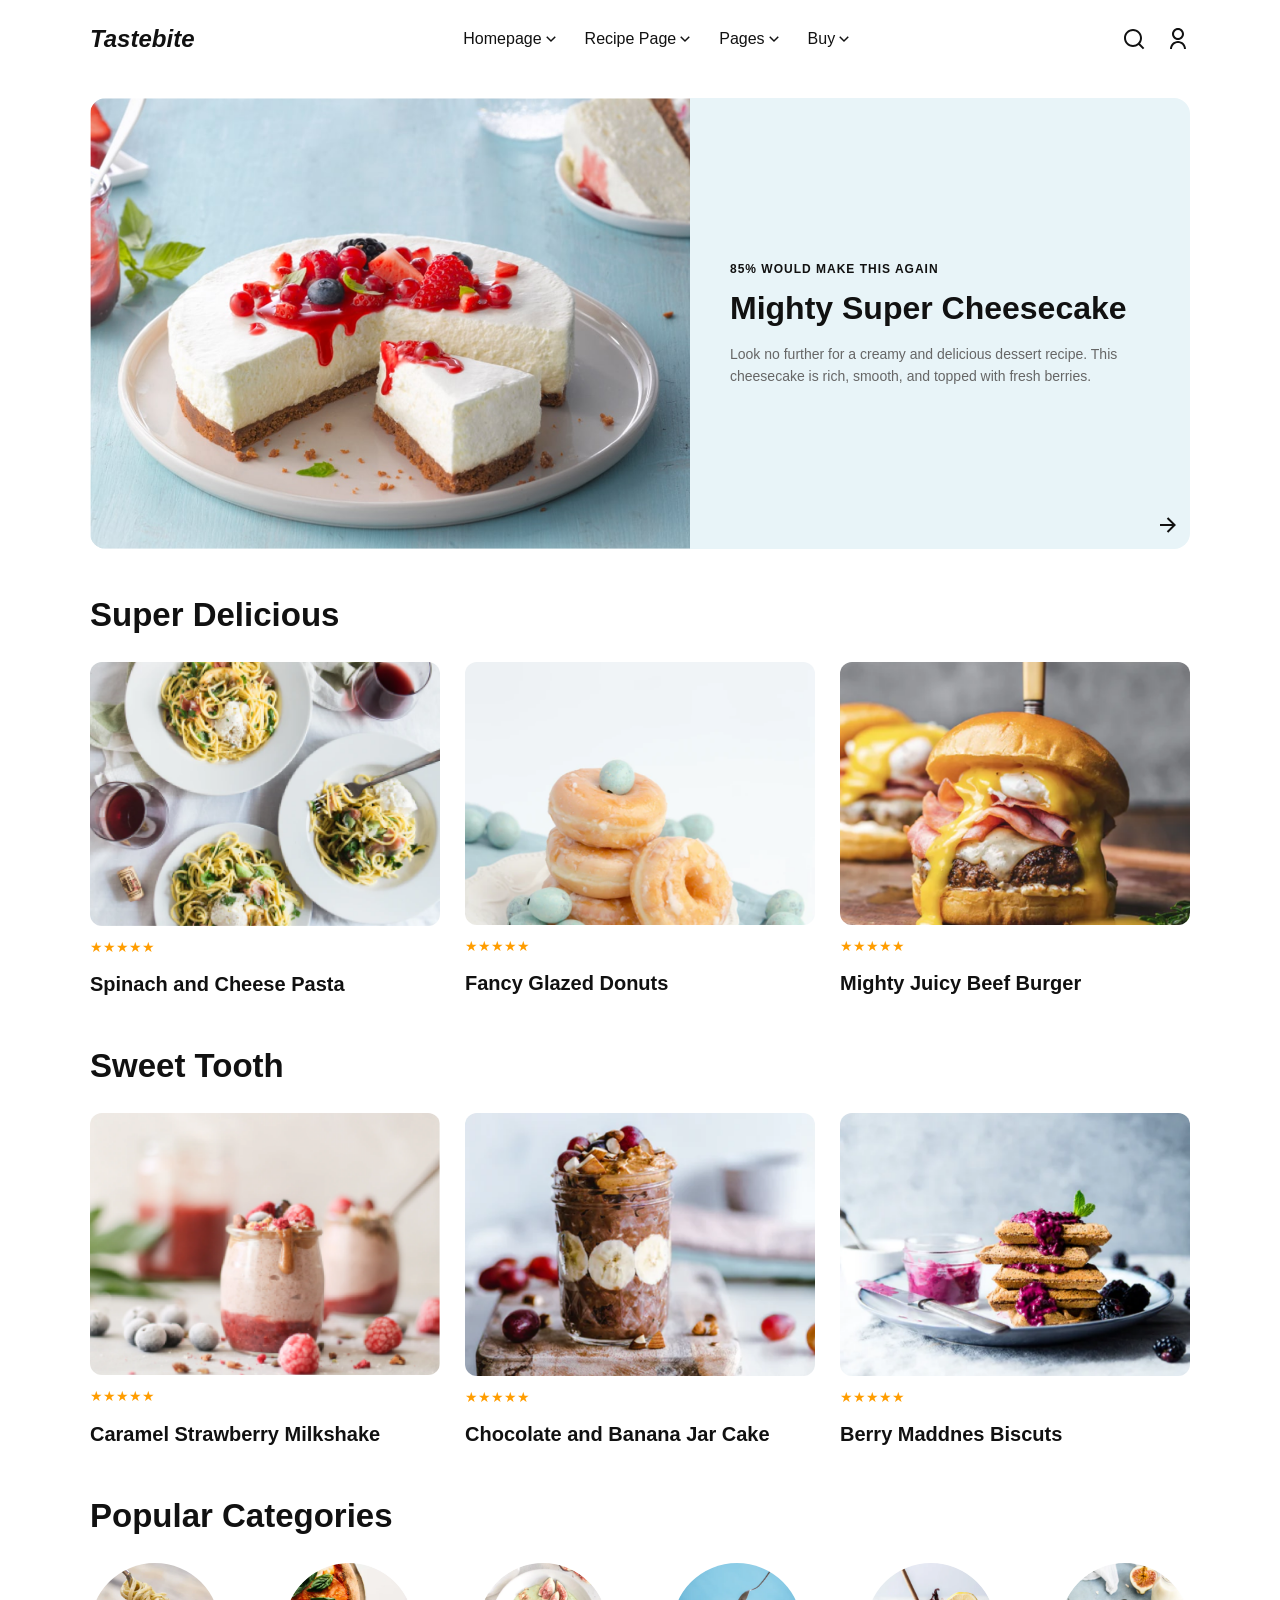
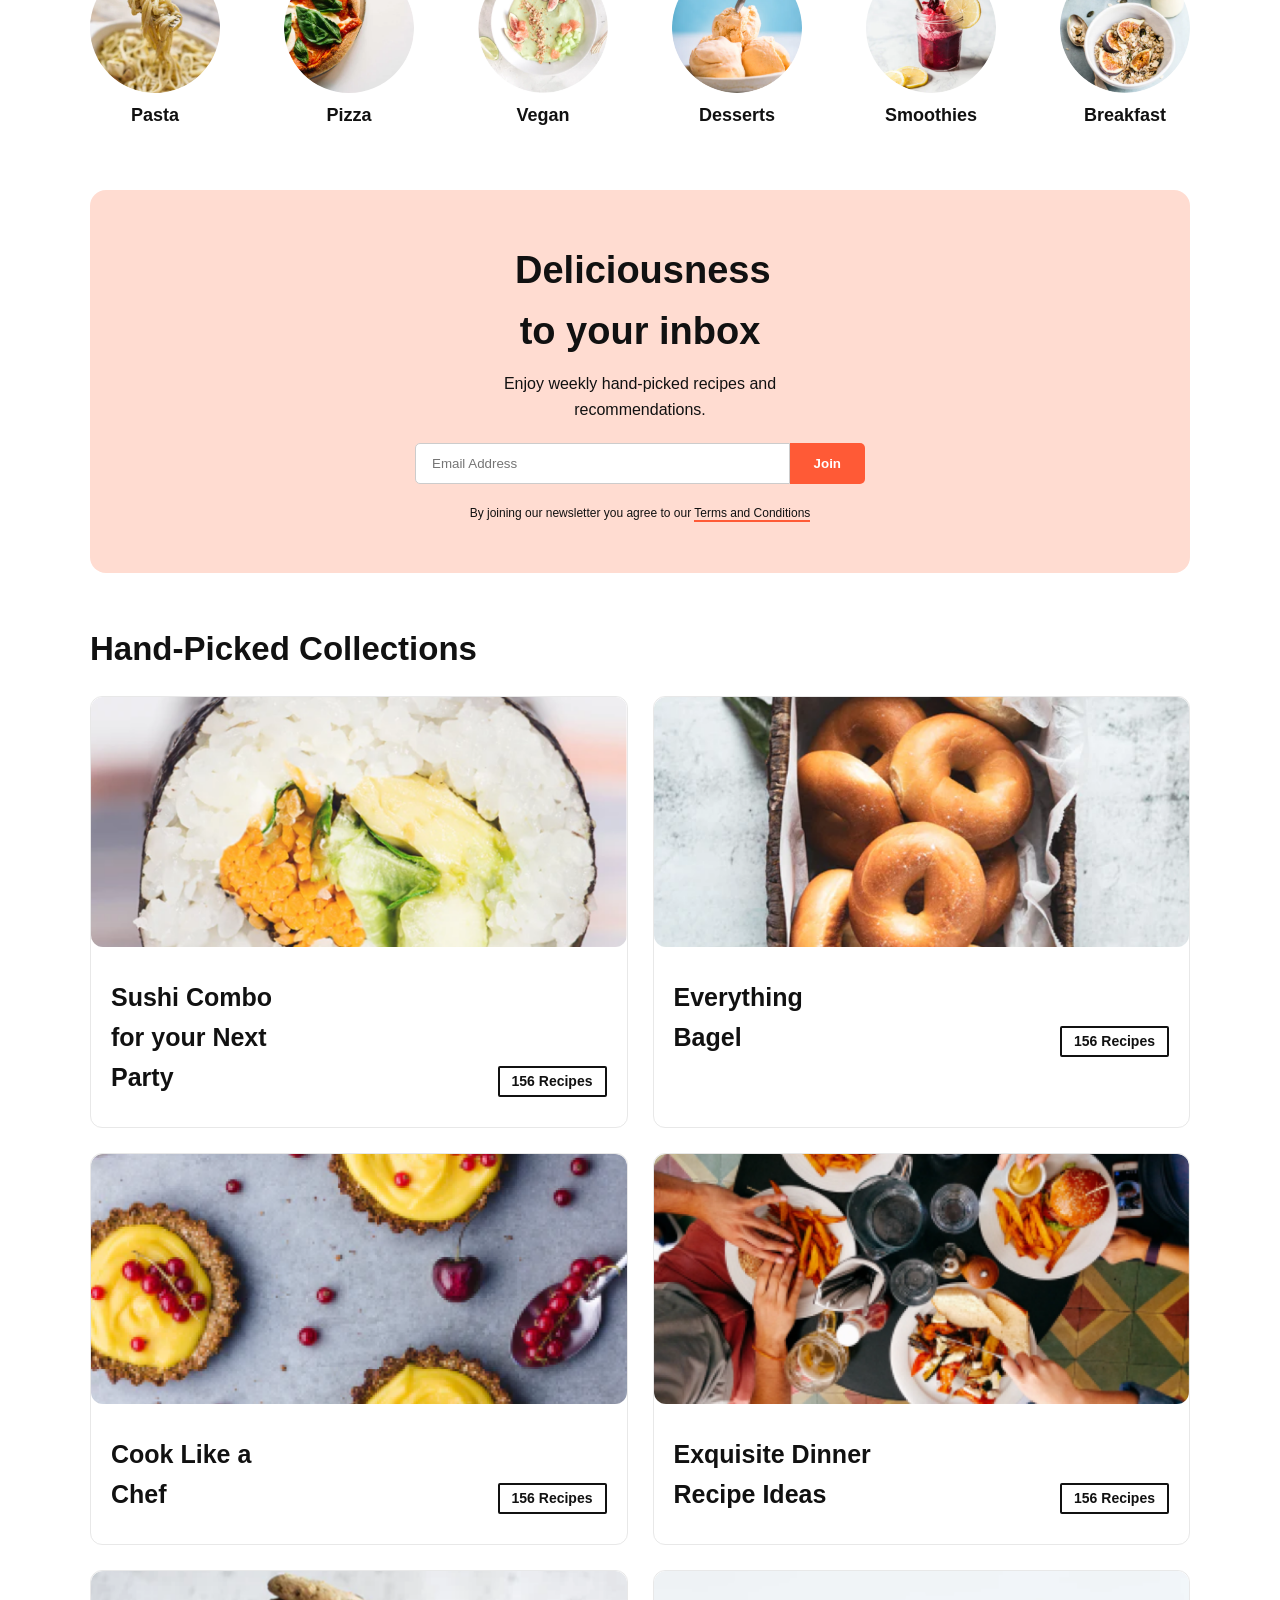
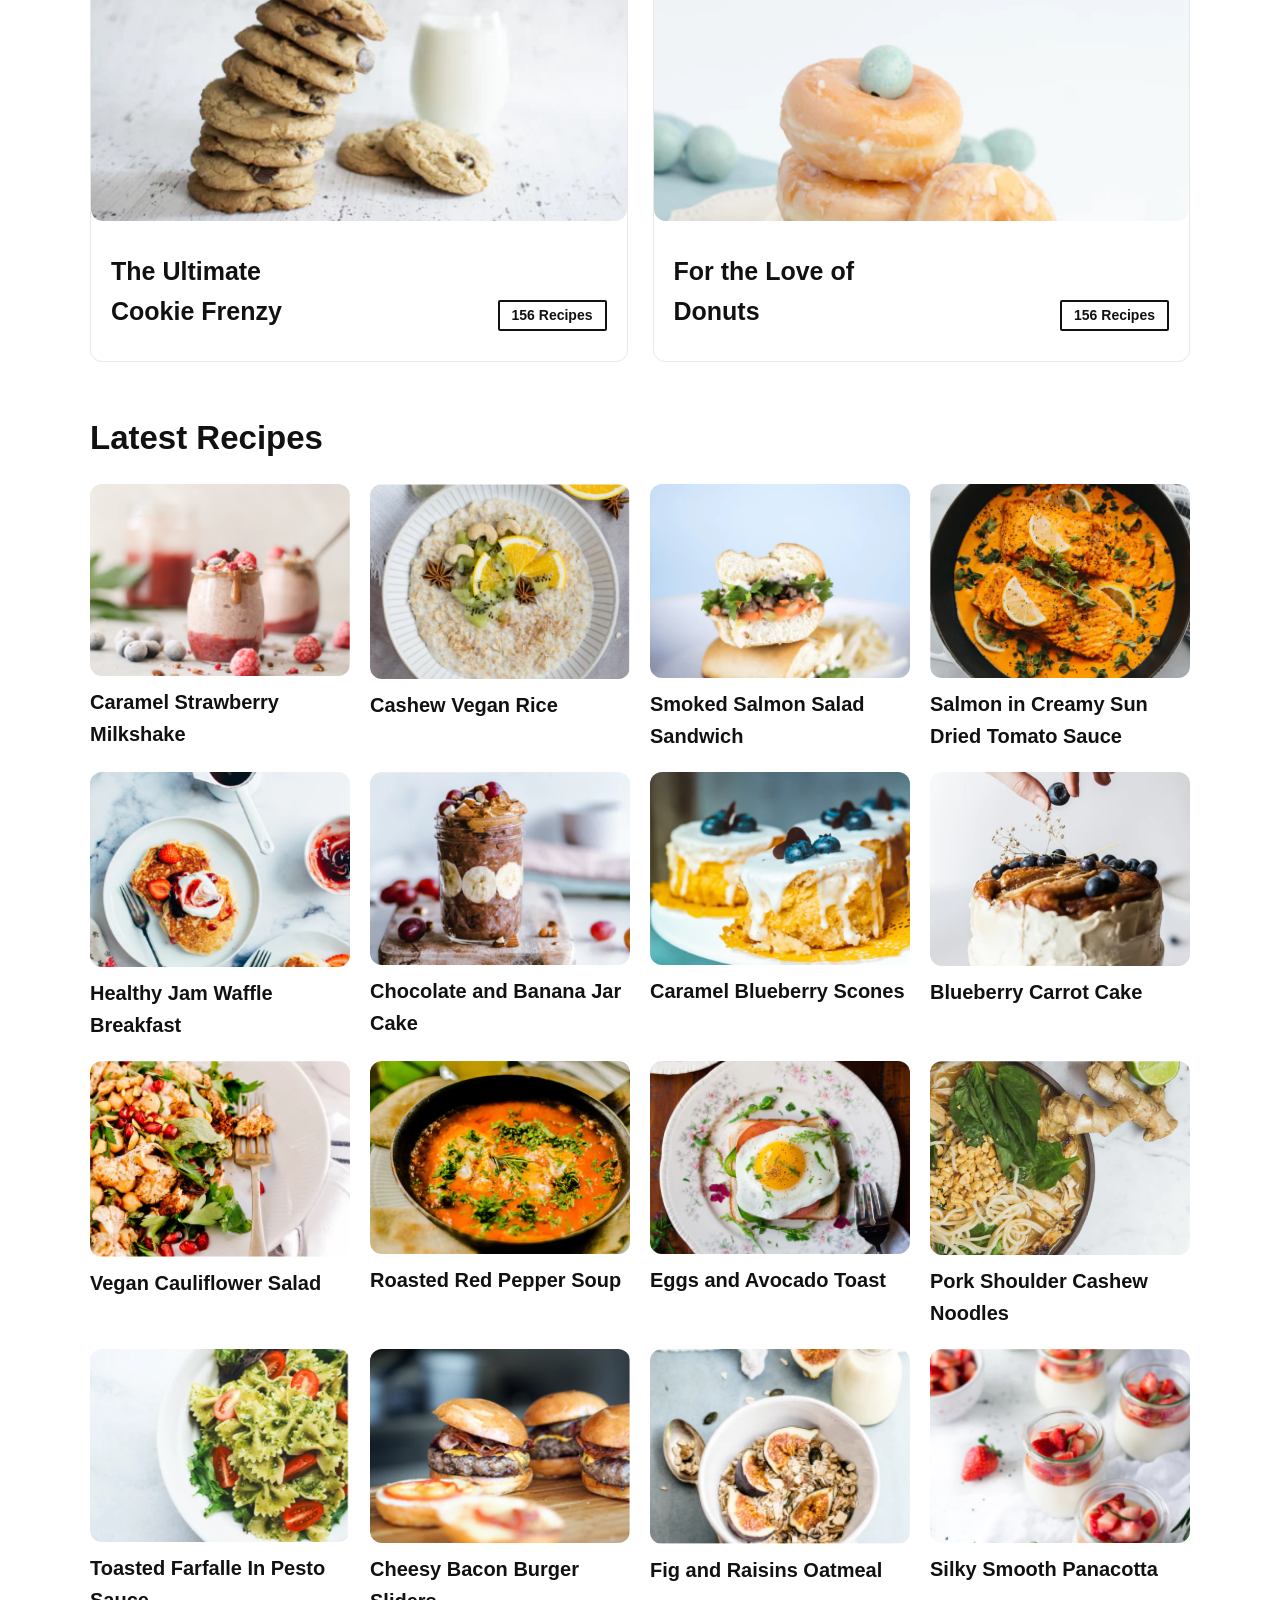
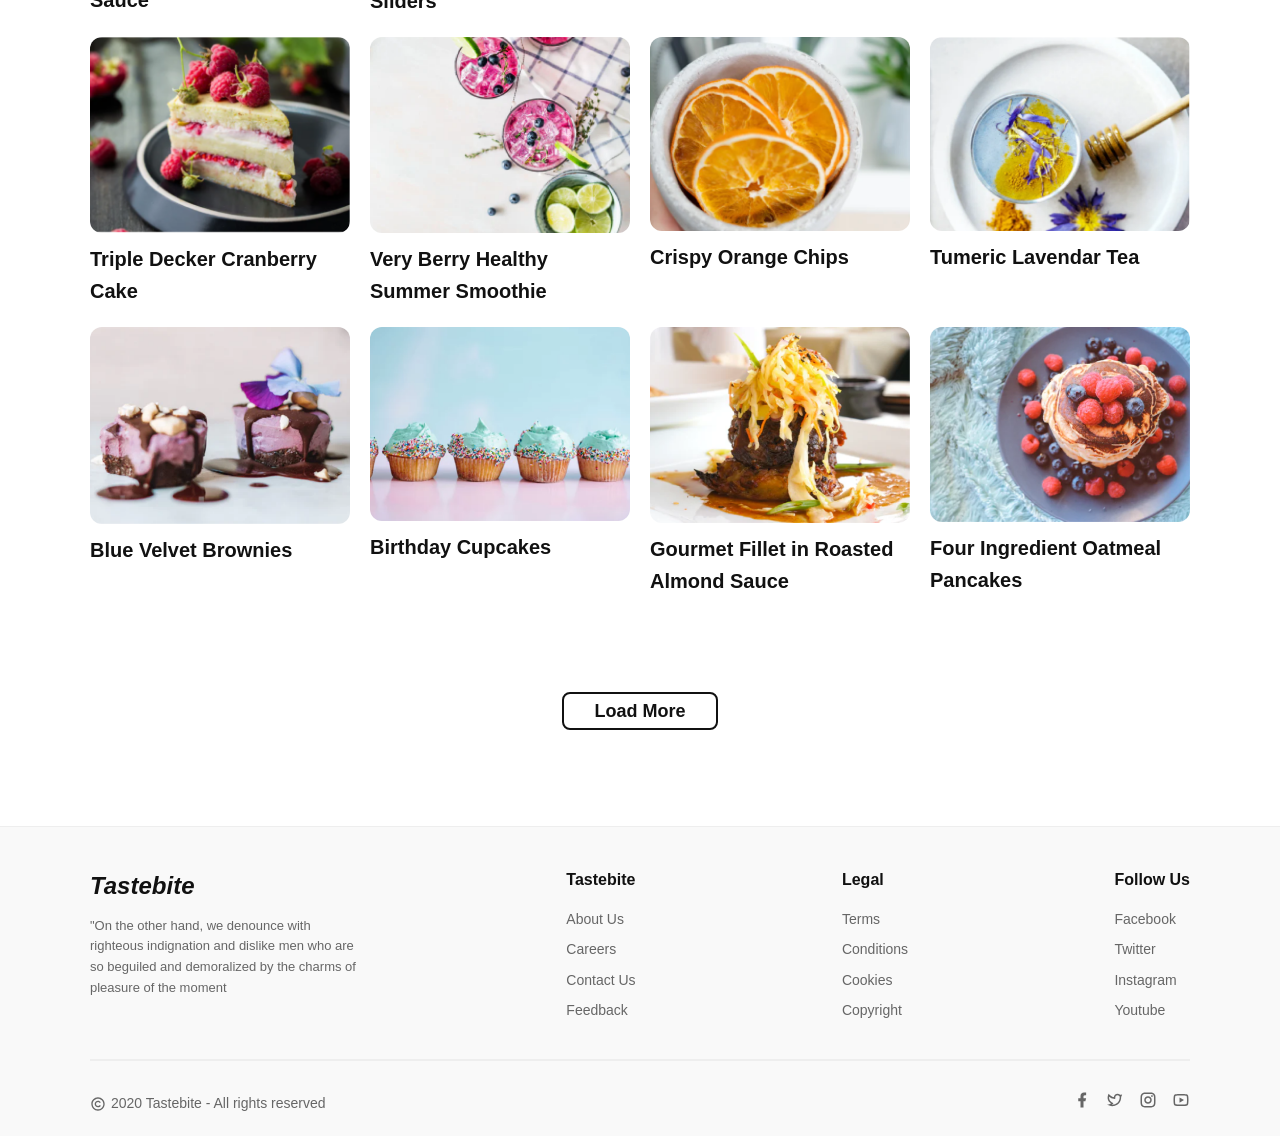
<file: Real project/index.html>
<!DOCTYPE html>
<html lang="en">
<head>
  <meta charset="UTF-8">
  <meta name="viewport" content="width=device-width, initial-scale=1.0">
  <title>Tastebite - Food Recipes</title>
  <link rel="stylesheet" href="css/style.css">
</head>
<body>

  <div class="container">
    <header>
      <div class="logo"><a href="">Tastebite</a></div>
      <nav>
        <ul>
          <li>
            <a href="#">Homepage</a>
            <svg xmlns="http://www.w3.org/2000/svg" viewBox="0 0 24 24" width="18" height="18" fill="currentColor"><path d="M11.9999 13.1714L16.9497 8.22168L18.3639 9.63589L11.9999 15.9999L5.63599 9.63589L7.0502 8.22168L11.9999 13.1714Z"></path></svg>
          </li>
          <li>
            <a href="#">Recipe Page</a>
            <svg xmlns="http://www.w3.org/2000/svg" viewBox="0 0 24 24" width="18" height="18" fill="currentColor"><path d="M11.9999 13.1714L16.9497 8.22168L18.3639 9.63589L11.9999 15.9999L5.63599 9.63589L7.0502 8.22168L11.9999 13.1714Z"></path></svg>
          </li>
          <li>
            <a href="#">Pages</a>
            <svg xmlns="http://www.w3.org/2000/svg" viewBox="0 0 24 24" width="18" height="18" fill="currentColor"><path d="M11.9999 13.1714L16.9497 8.22168L18.3639 9.63589L11.9999 15.9999L5.63599 9.63589L7.0502 8.22168L11.9999 13.1714Z"></path></svg>
          </li>
          <li>
            <a href="#">Buy</a>
            <svg xmlns="http://www.w3.org/2000/svg" viewBox="0 0 24 24" width="18" height="18" fill="currentColor"><path d="M11.9999 13.1714L16.9497 8.22168L18.3639 9.63589L11.9999 15.9999L5.63599 9.63589L7.0502 8.22168L11.9999 13.1714Z"></path></svg>
          </li>
        </ul>
      </nav>
      <div class="nav-icons">
        <svg xmlns="http://www.w3.org/2000/svg" viewBox="0 0 24 24" width="24" height="24" fill="currentColor"><path d="M18.031 16.6168L22.3137 20.8995L20.8995 22.3137L16.6168 18.031C15.0769 19.263 13.124 20 11 20C6.032 20 2 15.968 2 11C2 6.032 6.032 2 11 2C15.968 2 20 6.032 20 11C20 13.124 19.263 15.0769 18.031 16.6168ZM16.0247 15.8748C17.2475 14.6146 18 12.8956 18 11C18 7.1325 14.8675 4 11 4C7.1325 4 4 7.1325 4 11C4 14.8675 7.1325 18 11 18C12.8956 18 14.6146 17.2475 15.8748 16.0247L16.0247 15.8748Z"></path></svg>
        <svg xmlns="http://www.w3.org/2000/svg" viewBox="0 0 24 24" width="24" height="24" fill="currentColor"><path d="M4 22C4 17.5817 7.58172 14 12 14C16.4183 14 20 17.5817 20 22H18C18 18.6863 15.3137 16 12 16C8.68629 16 6 18.6863 6 22H4ZM12 13C8.685 13 6 10.315 6 7C6 3.685 8.685 1 12 1C15.315 1 18 3.685 18 7C18 10.315 15.315 13 12 13ZM12 11C14.21 11 16 9.21 16 7C16 4.79 14.21 3 12 3C9.79 3 8 4.79 8 7C8 9.21 9.79 11 12 11Z"></path></svg>
      </div>
    </header>

    <!-- Hero Section -->
    <section class="hero">
      <div class="hero-img">
        <img src="./assets/img/tort.png" alt="Mighty Super Cheesecake">
      </div>
      <div class="hero-content">
        <span class="hero-tag">
          85% WOULD MAKE THIS AGAIN
        </span>
        <h1 class="hero-title">Mighty Super Cheesecake</h1>
        <p class="hero-desc">Look no further for a creamy and delicious dessert recipe. This cheesecake is rich, smooth, and topped with fresh berries.</p>
      </div>
      <div class="hero-svg">
        <svg xmlns="http://www.w3.org/2000/svg" viewBox="0 0 24 24" width="24" height="24" fill="currentColor"><path d="M16.1716 10.9999L10.8076 5.63589L12.2218 4.22168L20 11.9999L12.2218 19.778L10.8076 18.3638L16.1716 12.9999H4V10.9999H16.1716Z"></path></svg>
      </div>
    </section>

    <!-- Super Delicious -->
    <section>
      <h1 class="section-title">Super Delicious</h1>
      <div class="grid-3">
        <div class="card">
          <img src="./assets/img/xpacetti.png" alt="Spinach and Cheese Pasta">
          <div class="rating">★★★★★</div>
          <div class="card-title">Spinach and Cheese Pasta</div>
        </div>
        <div class="card">
          <img src="./assets/img/donuts.png" alt="Fancy Glazed Donuts">
          <div class="rating">★★★★★</div>
          <div class="card-title">Fancy Glazed Donuts</div>
        </div>
        <div class="card">
          <img src="./assets/img/burger.png" alt="Mighty Juicy Beef Burger">
          <div class="rating">★★★★★</div>
          <div class="card-title">Mighty Juicy Beef Burger</div>
        </div>
      </div>
    </section>

    <!-- Sweet Tooth -->
    <section>
      <h1 class="section-title">Sweet Tooth</h1>
      <div class="grid-3">
        <div class="card">
          <img src="./assets/img/parfait.png" alt="Berry Dessert Parfait">
          <div class="rating">★★★★★</div>
          <div class="card-title">Caramel Strawberry Milkshake</div>
        </div>
        <div class="card">
          <img src="./assets/img/oatmela.png" alt="Chocolate Oatmeal Layer">
          <div class="rating">★★★★★</div>
          <div class="card-title">Chocolate and Banana Jar Cake</div>
        </div>
        <div class="card">
          <img src="./assets/img/pancace.png" alt="Fluffy Honey Pancakes">
          <div class="rating">★★★★★</div>
          <div class="card-title">Berry Maddnes Biscuts</div>
        </div>
      </div>
    </section>

    <!-- Popular Categories -->
    <section>
      <h1 class="section-title">Popular Categories</h1>
      <div class="categories">
        <div class="category-item">
          <img src="./assets/img/pasta.png" alt="Pasta">
          <p>Pasta</p>
        </div>
        <div class="category-item">
          <img src="./assets/img/pizza.png" alt="Pizza">
          <p>Pizza</p>
        </div>
        <div class="category-item">
          <img src="./assets/img/vegan.png" alt="Vegan">
          <p>Vegan</p>
        </div>
        <div class="category-item">
          <img src="./assets/img/deserts.png" alt="Desserts">
          <p>Desserts</p>
        </div>
        <div class="category-item">
          <img src="./assets/img/smoothies.png" alt="Smoothies">
          <p>Smoothies</p>
        </div>
        <div class="category-item">
          <img src="./assets/img/breakfast.png" alt="Breakfast">
          <p>Breakfast</p>
        </div>
      </div>
    </section>

    <!-- Newsletter -->
    <section class="newsletter">
      <h2>Deliciousness to your inbox</h2>
      <p class="newsletter-enjoy">Enjoy weekly hand-picked recipes and recommendations.</p>
      <form class="newsletter-form" onsubmit="event.preventDefault();">
        <input type="email" placeholder="Email Address">
        <button type="submit">Join</button>
      </form>
      <p class="newsletter-p">By joining our newsletter you agree to our <a href="#">Terms and Conditions</a></p>
    </section>

    <!-- Hand-Picked Collections -->
    <section>
      <h2 class="section-title">Hand-Picked Collections</h2>
      <div class="grid-2">
        <div class="collection-card">
          <img src="./assets/img/sushi-combos.png" alt="Sushi">
          <div class="collection-overlay">
            <h3>Sushi Combo for your Next Party</h3>
            <a href="#">156 Recipes</a>
          </div>
        </div>
        <div class="collection-card">
          <img src="./assets/img/bagel.png" alt="Bagels">
          <div class="collection-overlay">
            <h3>Everything Bagel</h3>
            <a href="#">156 Recipes</a>
          </div>
        </div>
        <div class="collection-card">
          <img src="./assets/img/shirinlik.png" alt="Sushi">
          <div class="collection-overlay">
            <h3>Cook Like a Chef</h3>
            <a href="#">156 Recipes</a>
          </div>
        </div>
        <div class="collection-card">
          <img src="./assets/img/dinner.png" alt="Dinner">
          <div class="collection-overlay">
            <h3>Exquisite Dinner Recipe Ideas</h3>
            <a href="#">156 Recipes</a>
          </div>
        </div>
        <div class="collection-card">
          <img src="./assets/img/frenzy.png" alt="Sushi">
          <div class="collection-overlay">
            <h3>The Ultimate Cookie Frenzy</h3>
            <a href="#">156 Recipes</a>
          </div>
        </div>
        <div class="collection-card">
          <img src="./assets/img/donuting.png" alt="Bagels">
          <div class="collection-overlay">
            <h3>For the Love of Donuts</h3>
            <a href="#">156 Recipes</a>
          </div>
        </div>
      </div>
    </section>

    <!-- Latest Recipes -->
    <section>
      <h2 class="section-title">Latest Recipes</h2>
      <div class="grid-4">
        <div class="card">
          <img src="./assets/grid-4/milkshake.png" alt="Recipe">
          <div class="card-title">Caramel Strawberry Milkshake</div>
        </div>
        <div class="card">
          <img src="./assets/grid-4/cashew.png" alt="Recipe">
          <div class="card-title">Cashew Vegan Rice</div>
        </div>
        <div class="card">
          <img src="./assets/grid-4/minisandwich.png" alt="Recipe">
          <div class="card-title">Smoked Salmon Salad Sandwich</div>
        </div>
        <div class="card">
          <img src="./assets/grid-4/tomato-souce.png" alt="Recipe">
          <div class="card-title">Salmon in Creamy Sun Dried Tomato Sauce</div>
        </div>
        <div class="card">
          <img src="./assets/grid-4/breakfast.png" alt="Recipe">
          <div class="card-title">Healthy Jam Waffle Breakfast</div>
        </div>
        <div class="card">
          <img src="./assets/grid-4/jar-cake.png" alt="Recipe">
          <div class="card-title">Chocolate and Banana Jar Cake</div>
        </div>
        <div class="card">
          <img src="./assets/grid-4/scones.png" alt="Recipe">
          <div class="card-title">Caramel Blueberry Scones</div>
        </div>
        <div class="card">
          <img src="./assets/grid-4/carrot-cake.png" alt="Recipe">
          <div class="card-title">Blueberry Carrot Cake</div>
        </div>
        <div class="card">
          <img src="./assets/grid-4/vegan-salad.png" alt="Recipe">
          <div class="card-title">Vegan Cauliflower Salad</div>
        </div>
        <div class="card">
          <img src="./assets/grid-4/peppor-soup.png" alt="Recipe">
          <div class="card-title">Roasted Red Pepper Soup</div>
        </div>
        <div class="card">
          <img src="./assets/grid-4/avocado-toast.png" alt="Recipe">
          <div class="card-title">Eggs and Avocado Toast</div>
        </div>
        <div class="card">
          <img src="./assets/grid-4/cashew-noodles.png" alt="Recipe">
          <div class="card-title">Pork Shoulder Cashew Noodles</div>
        </div>
        <div class="card">
          <img src="./assets/grid-4/pesto-sauce.png" alt="Recipe">
          <div class="card-title">Toasted Farfalle In Pesto Sauce</div>
        </div>
        <div class="card">
          <img src="./assets/grid-4/burger-sliders.png" alt="Recipe">
          <div class="card-title">Cheesy Bacon Burger Sliders</div>
        </div>
        <div class="card">
          <img src="./assets/grid-4/raisins-oatmela.png" alt="Recipe">
          <div class="card-title">Fig and Raisins Oatmeal</div>
        </div>
        <div class="card">
          <img src="./assets/grid-4/panacotta.png" alt="Recipe">
          <div class="card-title">Silky Smooth Panacotta</div>
        </div>
        <div class="card">
          <img src="./assets/grid-4/cranberry-cake.png" alt="Recipe">
          <div class="card-title">Triple Decker Cranberry Cake</div>
        </div>
        <div class="card">
          <img src="./assets/grid-4/smoothie.png" alt="Recipe">
          <div class="card-title">Very Berry Healthy Summer Smoothie</div>
        </div>
        <div class="card">
          <img src="./assets/grid-4/orange-chips.png" alt="Recipe">
          <div class="card-title">Crispy Orange Chips</div>
        </div>
        <div class="card">
          <img src="./assets/grid-4/lavendartea.png" alt="Recipe">
          <div class="card-title">Tumeric Lavendar Tea</div>
        </div>
        <div class="card">
          <img src="./assets/grid-4/brownies.png" alt="Recipe">
          <div class="card-title">Blue Velvet Brownies</div>
        </div>
        <div class="card">
          <img src="./assets/grid-4/cupcakes.png" alt="Recipe">
          <div class="card-title">Birthday Cupcakes</div>
        </div>
        <div class="card">
          <img src="./assets/grid-4/almondsauce.png" alt="Recipe">
          <div class="card-title">Gourmet Fillet in Roasted Almond Sauce</div>
        </div>
        <div class="card">
          <img src="./assets/grid-4/oatmeal.png" alt="Recipe">
          <div class="card-title">Four Ingredient Oatmeal Pancakes</div>
        </div>
      </div>
      <div class="grid-4-texts">
        <a href="#">Load More</a>
      </div>
    </section>
  </div>

  <!-- Footer -->
  <footer>
    <div class="container footer-content">
      <div class="footer-texts">
        <div class="footer-col">
          <div class="logo" style="margin-bottom: 10px;"><a href="#">Tastebite</a></div>
          <p style="font-size: 13px; color: var(--text-muted); max-width: 270px;">
            "On the other hand, we denounce with righteous indignation and dislike men who are so beguiled and demoralized by the charms of pleasure of the moment
          </p>
        </div>
        <div class="footer-col">
          <h4>Tastebite</h4>
          <ul>
            <li><a href="#">About Us</a></li>
            <li><a href="#">Careers</a></li>
            <li><a href="#">Contact Us</a></li>
            <li><a href="#">Feedback</a></li>
          </ul>
        </div>
        <div class="footer-col">
          <h4>Legal</h4>
          <ul>
            <li><a href="#">Terms</a></li>
            <li><a href="#">Conditions</a></li>
            <li><a href="#">Cookies</a></li>
            <li><a href="#">Copyright</a></li>
          </ul>
        </div>
        <div class="footer-col">
          <h4>Follow Us</h4>
          <ul>
            <li><a href="#">Facebook</a></li>
            <li><a href="#">Twitter</a></li>
            <li><a href="#">Instagram</a></li>
            <li><a href="#">Youtube</a></li>
          </ul>
        </div>
      </div>
      <div class="footer-bottom footer-content">
        <div class="footer-tastebite">
          <svg xmlns="http://www.w3.org/2000/svg" viewBox="0 0 24 24" width="16" height="16" fill="currentColor"><path d="M16.2877 9.42773C15.413 7.97351 13.8195 7 12 7 9.23999 7 7 9.23999 7 12 7 14.76 9.23999 17 12 17 13.8195 17 15.413 16.0265 16.2877 14.5723L14.5729 13.5442C14.0483 14.4166 13.0927 15 12 15 10.3425 15 9 13.6575 9 12 9 10.3425 10.3425 9 12 9 13.093 9 14.0491 9.58386 14.5735 10.4568L16.2877 9.42773ZM22 12C22 6.47998 17.52 2 12 2 6.47998 2 2 6.47998 2 12 2 17.52 6.47998 22 12 22 17.52 22 22 17.52 22 12ZM4 12C4 7.57996 7.57996 4 12 4 16.42 4 20 7.57996 20 12 20 16.42 16.42 20 12 20 7.57996 20 4 16.42 4 12Z"></path></svg>
          2020 Tastebite - All rights reserved
        </div>
        <div class="footer-links">
          <a href="#">
            <svg xmlns="http://www.w3.org/2000/svg" viewBox="0 0 24 24" width="18" height="18" fill="currentColor"><path d="M14 13.5H16.5L17.5 9.5H14V7.5C14 6.47062 14 5.5 16 5.5H17.5V2.1401C17.1743 2.09685 15.943 2 14.6429 2C11.9284 2 10 3.65686 10 6.69971V9.5H7V13.5H10V22H14V13.5Z"></path></svg>
          </a>
          <a href="#">
            <svg xmlns="http://www.w3.org/2000/svg" viewBox="0 0 24 24" width="18" height="18" fill="currentColor"><path d="M15.3499 5.55005C13.7681 5.55005 12.4786 6.81809 12.4504 8.39658L12.4223 9.97162C12.4164 10.3029 12.143 10.5667 11.8117 10.5608C11.7881 10.5604 11.7646 10.5586 11.7413 10.5554L10.1805 10.3426C8.12699 10.0625 6.15883 9.11736 4.27072 7.54411C3.67275 10.8538 4.84 13.1472 7.65342 14.916L9.40041 16.0142C9.68095 16.1906 9.7654 16.561 9.58903 16.8415C9.54861 16.9058 9.49636 16.9619 9.43504 17.0067L7.84338 18.1696C8.78973 18.229 9.68938 18.1875 10.435 18.0387C15.1526 17.0973 18.2897 13.547 18.2897 7.69109C18.2897 7.213 17.2774 5.55005 15.3499 5.55005ZM10.4507 8.3609C10.4983 5.69584 12.6735 3.55005 15.3499 3.55005C16.7132 3.55005 17.9465 4.10683 18.8348 5.0054C19.5462 5.00005 20.1514 5.17991 21.5035 4.35967C21.1693 6.00005 21.0034 6.71201 20.2897 7.69109C20.2897 15.3326 15.5926 19.0489 10.8264 20C7.5587 20.6522 2.80646 19.5815 1.44531 18.1587C2.13874 18.1054 4.95928 17.802 6.58895 16.6092C5.20994 15.6987 -0.278631 12.4681 3.32772 3.78642C5.02119 5.76307 6.73797 7.10855 8.47807 7.82286C9.63548 8.29798 9.91978 8.2885 10.4507 8.3609Z"></path></svg>
          </a>
          <a href="#">
            <svg xmlns="http://www.w3.org/2000/svg" viewBox="0 0 24 24" width="18" height="18" fill="currentColor"><path d="M12.001 9C10.3436 9 9.00098 10.3431 9.00098 12C9.00098 13.6573 10.3441 15 12.001 15C13.6583 15 15.001 13.6569 15.001 12C15.001 10.3427 13.6579 9 12.001 9ZM12.001 7C14.7614 7 17.001 9.2371 17.001 12C17.001 14.7605 14.7639 17 12.001 17C9.24051 17 7.00098 14.7629 7.00098 12C7.00098 9.23953 9.23808 7 12.001 7ZM18.501 6.74915C18.501 7.43926 17.9402 7.99917 17.251 7.99917C16.5609 7.99917 16.001 7.4384 16.001 6.74915C16.001 6.0599 16.5617 5.5 17.251 5.5C17.9393 5.49913 18.501 6.0599 18.501 6.74915ZM12.001 4C9.5265 4 9.12318 4.00655 7.97227 4.0578C7.18815 4.09461 6.66253 4.20007 6.17416 4.38967C5.74016 4.55799 5.42709 4.75898 5.09352 5.09255C4.75867 5.4274 4.55804 5.73963 4.3904 6.17383C4.20036 6.66332 4.09493 7.18811 4.05878 7.97115C4.00703 9.0752 4.00098 9.46105 4.00098 12C4.00098 14.4745 4.00753 14.8778 4.05877 16.0286C4.0956 16.8124 4.2012 17.3388 4.39034 17.826C4.5591 18.2606 4.7605 18.5744 5.09246 18.9064C5.42863 19.2421 5.74179 19.4434 6.17187 19.6094C6.66619 19.8005 7.19148 19.9061 7.97212 19.9422C9.07618 19.9939 9.46203 20 12.001 20C14.4755 20 14.8788 19.9934 16.0296 19.9422C16.8117 19.9055 17.3385 19.7996 17.827 19.6106C18.2604 19.4423 18.5752 19.2402 18.9074 18.9085C19.2436 18.5718 19.4445 18.2594 19.6107 17.8283C19.8013 17.3358 19.9071 16.8098 19.9432 16.0289C19.9949 14.9248 20.001 14.5389 20.001 12C20.001 9.52552 19.9944 9.12221 19.9432 7.97137C19.9064 7.18906 19.8005 6.66149 19.6113 6.17318C19.4434 5.74038 19.2417 5.42635 18.9084 5.09255C18.573 4.75715 18.2616 4.55693 17.8271 4.38942C17.338 4.19954 16.8124 4.09396 16.0298 4.05781C14.9258 4.00605 14.5399 4 12.001 4ZM12.001 2C14.7176 2 15.0568 2.01 16.1235 2.06C17.1876 2.10917 17.9135 2.2775 18.551 2.525C19.2101 2.77917 19.7668 3.1225 20.3226 3.67833C20.8776 4.23417 21.221 4.7925 21.476 5.45C21.7226 6.08667 21.891 6.81333 21.941 7.8775C21.9885 8.94417 22.001 9.28333 22.001 12C22.001 14.7167 21.991 15.0558 21.941 16.1225C21.8918 17.1867 21.7226 17.9125 21.476 18.55C21.2218 19.2092 20.8776 19.7658 20.3226 20.3217C19.7668 20.8767 19.2076 21.22 18.551 21.475C17.9135 21.7217 17.1876 21.89 16.1235 21.94C15.0568 21.9875 14.7176 22 12.001 22C9.28431 22 8.94514 21.99 7.87848 21.94C6.81431 21.8908 6.08931 21.7217 5.45098 21.475C4.79264 21.2208 4.23514 20.8767 3.67931 20.3217C3.12348 19.7658 2.78098 19.2067 2.52598 18.55C2.27848 17.9125 2.11098 17.1867 2.06098 16.1225C2.01348 15.0558 2.00098 14.7167 2.00098 12C2.00098 9.28333 2.01098 8.94417 2.06098 7.8775C2.11014 6.8125 2.27848 6.0875 2.52598 5.45C2.78014 4.79167 3.12348 4.23417 3.67931 3.67833C4.23514 3.1225 4.79348 2.78 5.45098 2.525C6.08848 2.2775 6.81348 2.11 7.87848 2.06C8.94514 2.0125 9.28431 2 12.001 2Z"></path></svg>
          </a>
          <a href="#">
            <svg xmlns="http://www.w3.org/2000/svg" viewBox="0 0 24 24" width="18" height="18" fill="currentColor"><path d="M19.6069 6.99482C19.5307 6.69695 19.3152 6.47221 19.0684 6.40288C18.6299 6.28062 16.501 6 12.001 6C7.50098 6 5.37252 6.28073 4.93225 6.40323C4.68776 6.47123 4.4723 6.69593 4.3951 6.99482C4.2863 7.41923 4.00098 9.19595 4.00098 12C4.00098 14.804 4.2863 16.5808 4.3954 17.0064C4.47126 17.3031 4.68676 17.5278 4.93251 17.5968C5.37252 17.7193 7.50098 18 12.001 18C16.501 18 18.6299 17.7194 19.0697 17.5968C19.3142 17.5288 19.5297 17.3041 19.6069 17.0052C19.7157 16.5808 20.001 14.8 20.001 12C20.001 9.2 19.7157 7.41923 19.6069 6.99482ZM21.5442 6.49818C22.001 8.28 22.001 12 22.001 12C22.001 12 22.001 15.72 21.5442 17.5018C21.2897 18.4873 20.547 19.2618 19.6056 19.5236C17.8971 20 12.001 20 12.001 20C12.001 20 6.10837 20 4.39637 19.5236C3.45146 19.2582 2.70879 18.4836 2.45774 17.5018C2.00098 15.72 2.00098 12 2.00098 12C2.00098 12 2.00098 8.28 2.45774 6.49818C2.71227 5.51273 3.45495 4.73818 4.39637 4.47636C6.10837 4 12.001 4 12.001 4C12.001 4 17.8971 4 19.6056 4.47636C20.5505 4.74182 21.2932 5.51636 21.5442 6.49818ZM10.001 15.5V8.5L16.001 12L10.001 15.5Z"></path></svg>
          </a>
        </div>
      </div>
    </div>

  </footer>

</body>
</html>
</file>
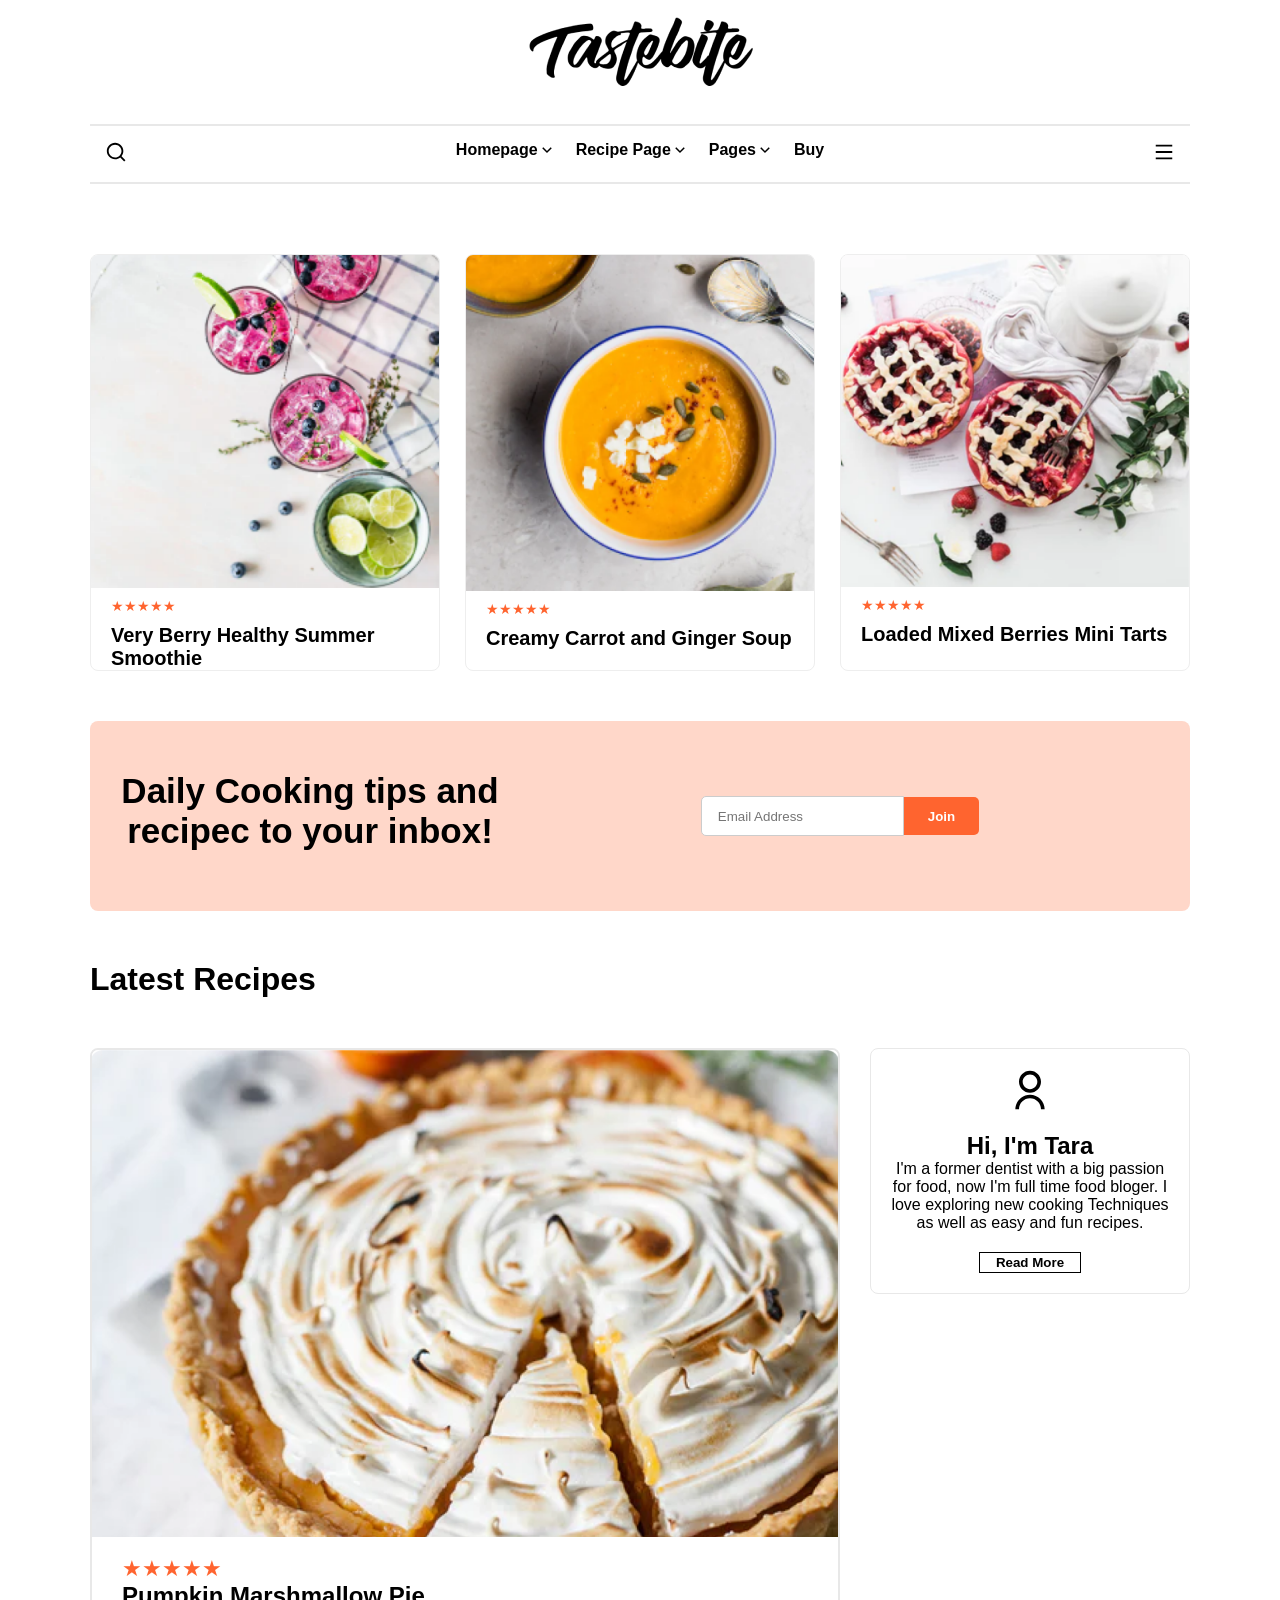
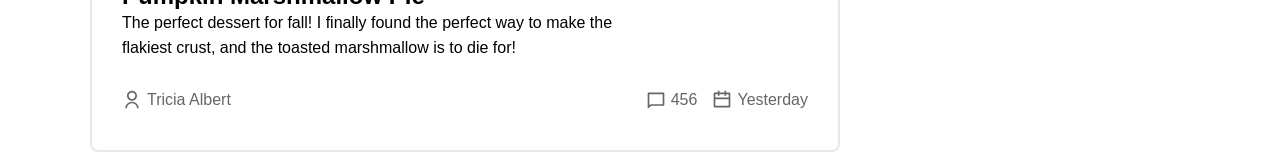
<file: Real project/index2.html>
<!DOCTYPE html>
<html lang="en">

<head>
    <meta charset="UTF-8">
    <meta name="viewport" content="width=device-width, initial-scale=1.0">
    <title>Document</title>
    <link rel="stylesheet" href="./css/style2.css">
</head>

<body>

    <nav class="navbar container">
        <a href="#">
            <img src="./assets2/img/logo.png" alt="logo">
        </a>
    </nav>
    
    <!-- Main pages -->
    <section class="main-pg container">
        <div class="search-svg">
            <svg xmlns="http://www.w3.org/2000/svg" viewBox="0 0 24 24" width="22" height="22" fill="currentColor"><path d="M18.031 16.6168L22.3137 20.8995L20.8995 22.3137L16.6168 18.031C15.0769 19.263 13.124 20 11 20C6.032 20 2 15.968 2 11C2 6.032 6.032 2 11 2C15.968 2 20 6.032 20 11C20 13.124 19.263 15.0769 18.031 16.6168ZM16.0247 15.8748C17.2475 14.6146 18 12.8956 18 11C18 7.1325 14.8675 4 11 4C7.1325 4 4 7.1325 4 11C4 14.8675 7.1325 18 11 18C12.8956 18 14.6146 17.2475 15.8748 16.0247L16.0247 15.8748Z"></path></svg>
        </div>
        <div class="main-menu">
            <ul>
                <li>
                    <a href="#">
                        Homepage
                        <svg xmlns="http://www.w3.org/2000/svg" viewBox="0 0 24 24" width="18" height="18" fill="currentColor"><path d="M11.9999 13.1714L16.9497 8.22168L18.3639 9.63589L11.9999 15.9999L5.63599 9.63589L7.0502 8.22168L11.9999 13.1714Z"></path></svg>
                    </a>
                </li>
                <li>
                    <a href="#">
                        Recipe Page
                        <svg xmlns="http://www.w3.org/2000/svg" viewBox="0 0 24 24" width="18" height="18" fill="currentColor"><path d="M11.9999 13.1714L16.9497 8.22168L18.3639 9.63589L11.9999 15.9999L5.63599 9.63589L7.0502 8.22168L11.9999 13.1714Z"></path></svg>
                    </a>
                </li>
                <li>
                    <a href="#">
                        Pages
                        <svg xmlns="http://www.w3.org/2000/svg" viewBox="0 0 24 24" width="18" height="18" fill="currentColor"><path d="M11.9999 13.1714L16.9497 8.22168L18.3639 9.63589L11.9999 15.9999L5.63599 9.63589L7.0502 8.22168L11.9999 13.1714Z"></path></svg>
                    </a>
                </li>
                <li>
                    <a href="#">
                        Buy
                    </a>
                </li>
            </ul>
        </div>
        <div class="menu-svg">
            <svg xmlns="http://www.w3.org/2000/svg" viewBox="0 0 24 24" width="22" height="22" fill="currentColor"><path d="M3 4H21V6H3V4ZM3 11H21V13H3V11ZM3 18H21V20H3V18Z"></path></svg>
        </div>
    </section>

    <!-- 3rd cards -->
    <section class="3rd-cards container">
        <div class="cards">
            <div class="card">
                <img src="./assets2/img/summersmoothie.png" alt="smoothie">
                <div class="rating">★★★★★</div>
                <div class="card-title">Very Berry Healthy Summer Smoothie</div>
            </div>
            <div class="card">
                <img src="./assets2/img/gingersoup.png" alt="smoothie">
                <div class="rating">★★★★★</div>
                <div class="card-title">Creamy Carrot and Ginger Soup</div>
            </div>
            <div class="card">
                <img src="./assets2/img/minitoarts.png" alt="smoothie">
                <div class="rating">★★★★★</div>
                <div class="card-title">Loaded Mixed Berries Mini Tarts</div>
            </div>
        </div>
    </section>

    <!-- inbox section -->
    <section class="newsletter container">
      <h2>Daily Cooking tips and recipec to your inbox!</h2>
      <form class="newsletter-form" onsubmit="event.preventDefault();">
        <input type="email" placeholder="Email Address">
        <button type="submit">Join</button>
      </form>
    </section>

    <!-- Latest recipes -->
    <h1 class="recipes container">Latest Recipes</h1>
    <section class="latest container">
        <div class="left-content">
            <div class="pumpkin">
                <div class="pumpkin-element">
                    <img src="./assets2/img/pumpkin.png" alt="pumpkin">
                    <div class="stars">★★★★★</div>
                    <h2>Pumpkin Marshmallow Pie</h2>
                    <p>The perfect dessert for fall! I finally found the perfect way to make the flakiest crust, and the toasted marshmallow is to die for!</p>
                </div>
                <div class="pumpkin-bottom">
                    <div class="pumpkin-left-element">
                        <svg xmlns="http://www.w3.org/2000/svg" viewBox="0 0 24 24" width="20" height="20" fill="currentColor"><path d="M4 22C4 17.5817 7.58172 14 12 14C16.4183 14 20 17.5817 20 22H18C18 18.6863 15.3137 16 12 16C8.68629 16 6 18.6863 6 22H4ZM12 13C8.685 13 6 10.315 6 7C6 3.685 8.685 1 12 1C15.315 1 18 3.685 18 7C18 10.315 15.315 13 12 13ZM12 11C14.21 11 16 9.21 16 7C16 4.79 14.21 3 12 3C9.79 3 8 4.79 8 7C8 9.21 9.79 11 12 11Z"></path></svg>
                        <span>Tricia Albert</span>
                    </div>
                    <div class="pumpkin-right-element">
                        <div class="pumpkin-right-element1">
                            <svg xmlns="http://www.w3.org/2000/svg" viewBox="0 0 24 24" width="20" height="20" fill="currentColor"><path d="M5.76282 17H20V5H4V18.3851L5.76282 17ZM6.45455 19L2 22.5V4C2 3.44772 2.44772 3 3 3H21C21.5523 3 22 3.44772 22 4V18C22 18.5523 21.5523 19 21 19H6.45455Z"></path></svg>
                            <span>456</span>
                        </div>
                        <div class="pumpkin-right-element2">
                            <svg xmlns="http://www.w3.org/2000/svg" viewBox="0 0 24 24" width="20" height="20" fill="currentColor"><path d="M9 1V3H15V1H17V3H21C21.5523 3 22 3.44772 22 4V20C22 20.5523 21.5523 21 21 21H3C2.44772 21 2 20.5523 2 20V4C2 3.44772 2.44772 3 3 3H7V1H9ZM20 11H4V19H20V11ZM7 5H4V9H20V5H17V7H15V5H9V7H7V5Z"></path></svg>
                            <span>Yesterday</span>
                        </div>
                    </div>
                </div>
            </div>
        </div>
        <div class="right-content">
            <div class="tara">
                <svg xmlns="http://www.w3.org/2000/svg" viewBox="0 0 24 24" width="44" height="44" fill="currentColor"><path d="M4 22C4 17.5817 7.58172 14 12 14C16.4183 14 20 17.5817 20 22H18C18 18.6863 15.3137 16 12 16C8.68629 16 6 18.6863 6 22H4ZM12 13C8.685 13 6 10.315 6 7C6 3.685 8.685 1 12 1C15.315 1 18 3.685 18 7C18 10.315 15.315 13 12 13ZM12 11C14.21 11 16 9.21 16 7C16 4.79 14.21 3 12 3C9.79 3 8 4.79 8 7C8 9.21 9.79 11 12 11Z"></path></svg>
                <h2>Hi, I'm Tara</h2>
                <p>I'm a former dentist with a big passion for food, now I'm full time food bloger. I love exploring new cooking Techniques as well as easy and fun recipes.</p>
                <button>Read More</button>
            </div>
        </div>
    </section>


</body>

</html>
</file>
<file: Real project/css/style.css>
:root {
  --primary-color: #ff5a36;
  --primary-hover: #e04827;
  --bg-light-blue: #e8f4f8;
  --bg-newsletter: #ffdcd1;
  --bg-footer: #f9f9f9;
  --text-main: #111111;
  --text-muted: #666666;
  --star-color: #ff9d00;
  --border-color: #eeeeee;
  --white: #ffffff;
  --borders-color: #E8E8E8;

  --font-family: 'Segoe UI', sans-serif;
  --container-max-width: 1100px;
  --border-radius-sm: 8px;
  --border-radius-md: 12px;
  --border-radius-lg: 16px;
  --transition-fast: 0.2s ease;
}

* {
  box-sizing: border-box;
  margin: 0;
  padding: 0;
  font-family: var(--font-family);
}

body {
  color: var(--text-main);
  background-color: var(--white);
  line-height: 1.6;
}

a {
  text-decoration: none;
  color: inherit;
}

img {
  max-width: 100%;
  height: auto;
  border-radius: var(--border-radius-md);
  display: block;
}

.container {
  width: 90%;
  max-width: var(--container-max-width);
  margin: 0 auto;
}

.section-title {
  font-size: 33px;
  font-weight: 700;
  margin-bottom: 20px;
  color: var(--text-main);
}

header {
  display: flex;
  justify-content: space-between;
  align-items: center;
  padding: 20px 0;
}

.logo a {
  font-size: 24px;
  font-weight: bold;
  font-style: italic;
}

nav ul {
  display: flex;
  list-style: none;
  gap: 25px;
  font-weight: 500;
}

nav ul li {
    cursor: pointer;
    display:flex;
    align-items:center;
}

.nav-icons {
  display: flex;
  gap: 20px;
  font-size: 18px;
  cursor: pointer;
}

.hero {
  position: relative;
  display: grid;
  grid-template-columns: 1.2fr 1fr;
  background-color: var(--bg-light-blue);
  border-radius: var(--border-radius-lg);
  overflow: hidden;
  margin: 20px 0 40px;
}

.hero-img img {
  width: 100%;
  height: 100%;
  object-fit: cover;
  border-radius: 0;
}

.hero-content {
  padding: 40px;
  display: flex;
  flex-direction: column;
  justify-content: center;
}

.hero-tag {
  font-size: 12px;
  font-weight: 700;
  text-transform: uppercase;
  letter-spacing: 1px;
  margin-bottom: 10px;
  color: var(--text-main);
}

.hero-title {
  font-size: 32px;
  margin-bottom: 15px;
  line-height: 1.2;
}

.hero-desc {
  font-size: 14px;
  color: var(--text-muted);
}

.hero-svg {
  cursor: pointer;
  position: absolute;
  bottom: 5px;
  right: 10px;
}

.grid-3 {
  display: grid;
  grid-template-columns: repeat(auto-fit, minmax(300px, 1fr));
  gap: 25px;
  margin-bottom: 40px;
}

.card {
  display: flex;
  flex-direction: column;
  gap: 10px;
}

.rating {
  color: var(--star-color);
  font-size: 14px;
}

.card-title {
  font-size: 20px;
  font-weight: 600;
}

.grid-4-texts {
    text-align: center;
    margin: 100px auto;
}

.grid-4-texts a {
    text-align: center;
    font-size: 18px;
    font-weight: 600;
    padding: 7px 30px;
    border: 2px solid var(--text-main);
    border-radius: var(--border-radius-sm);
}

.categories {
  display: flex;
  justify-content: space-between;
  gap: 15px;
  margin-bottom: 50px;
  overflow-x: auto;
  padding-bottom: 10px;
}

.category-item {
  text-align: center;
}

.category-item img {
  display:flex;
  flex-wrap: wrap;
  width: 130px;
  height: 130px;
  border-radius: 50%;
  object-fit: cover;
  margin-bottom: 8px;
}

.category-item p {
  font-weight: 600;
  font-size: 18px;
}

.newsletter {
  background-color: var(--bg-newsletter);
  border-radius: var(--border-radius-lg);
  padding: 50px 20px;
  text-align: center;
  margin: 50px 0;
}

.newsletter h2 {
  width: 250px;
  margin: 0 auto;
  font-size: 38px;
  margin-bottom: 10px;
}

.newsletter .newsletter-enjoy {
  width: 300px;
  margin: 0 auto;
  color: var(--text-main);
  margin-bottom: 20px;
}

.newsletter-form {
  display: flex;
  justify-content: center;
  max-width: 450px;
  margin: 0 auto;
}

.newsletter-form input {
  padding: 12px 16px;
  border: 1px solid #ccc;
  border-radius: 5px 0 0 5px;
  width: 100%;
  outline: none;
}

.newsletter-form button {
  padding: 12px 24px;
  background-color: var(--primary-color);
  color: var(--white);
  border: none;
  border-radius: 0 5px 5px 0;
  cursor: pointer;
  font-weight: bold;
  transition: background-color var(--transition-fast);
}

.newsletter-form button:hover {
  background-color: var(--primary-hover);
}

.newsletter-p {
    width: 100%;
    font-size: 12px;
    color: var(--text-main);
    margin-top: 20px;
}

.newsletter-p a {
    text-decoration: none;
    border-bottom: 2px solid var(--primary-color);
}

.grid-2 {
  display: grid;
  grid-template-columns: repeat(auto-fit, minmax(450px, 1fr));
  gap: 25px;
  margin-bottom: 50px;
}

.collection-card {
  border: 1.5px solid var(--borders-color);
  border-radius: var(--border-radius-md);
  overflow: hidden;
}

.collection-card img {
  width: 100%;
  height: 250px;
  object-fit: cover;
}

.collection-overlay {
  position: relative;
  padding: 30px 20px;
  border-radius: var(--border-radius-sm);
  display: flex;
  justify-content: space-between;
  align-items: center;
}

.collection-overlay h3 {
    font-size: 25px;
    width: 200px;
}

.collection-overlay a {
    position: absolute;
    bottom: 30px;
    right: 20px;
    border: 2px solid var(--text-main);
    border-radius: 2px;
    font-size: 14px;
    font-weight: 600;
    padding: 2px 12px;
}

.grid-4 {
  display: grid;
  grid-template-columns: repeat(auto-fit, minmax(220px, 1fr));
  gap: 20px;
  margin-bottom: 30px;
}

footer {
  background-color: var(--bg-footer);
  padding: 40px 0 20px;
  margin-top: 60px;
  border-top: 1px solid var(--border-color);
}

.footer-texts {
  display: flex;
  justify-content: space-between;
  flex-wrap: wrap;
  gap: 30px;
  margin-bottom: 30px;
  padding-bottom: 30px;
  border-bottom: 2px solid var(--border-color);
}

.footer-col h4 {
  margin-bottom: 15px;
}

.footer-col ul {
  list-style: none;
}

.footer-col ul li {
  margin-bottom: 8px;
  color: var(--text-muted);
  font-size: 14px;
}

.footer-bottom {
  display: flex;
  justify-content: space-between;
  align-items: center;
  flex-wrap: wrap;
}

.footer-tastebite {
    display: flex;
    align-items: center;
    gap: 5px;
    font-size: 14px;
    color: var(--text-muted);
}

.footer-links {
    display: flex;
    gap: 15px;
    font-size: 14px;
    color: var(--text-muted);
}

@media (max-width: 768px) {
  nav ul {
    display: none;
    /* gap: 15px; */
  }
  .hero {
    grid-template-columns: 1fr;
  }
  .grid-2 {
    grid-template-columns: 1fr;
  }
}
</file>
<file: Real project/css/style2.css>
:root {
    --color-black-000: #000000;
    --color-black-111: #111111;
    --text-color:#E8E8E8;
    --color-white-fff: #ffffff;
    --stars-color:#FF642F;
    --section-bg-color:#FFD7C9;
    --color-666:#666666;
    --br-color-eee:#eeeeee;

    --br-radius: 8px;
}

* {
    margin: 0;
    padding: 0;
    box-sizing: border-box;
    font-family: 'Segoe UI', sans-serif;
}

.container {
    max-width: 1100px;
    margin: 0 auto;
    text-align: center;
}

.main-pg {
    margin-top: 20px;
    margin-bottom: 70px;
    border-top: 2px solid var(--text-color);
    border-bottom: 2px solid var(--text-color);
    display: flex;
    justify-content: space-between;
    padding: 15px;
}

.main-menu ul {
    display: flex;
    gap: 20px;
}

.main-menu ul li {
    list-style: none;
}

.main-menu ul li a {
    color: var(--color-black-000);
    display: flex;
    align-items: center;
    font-weight: 600;
    text-decoration: none;
}

.search-svg {
    cursor: pointer;
}

.menu-svg {
    cursor: pointer;
}

.cards {
    display: grid;
    grid-template-columns: repeat(auto-fit, minmax(300px, 1fr));
    gap: 25px;
    margin-bottom: 40px;
}

.card {
    display: flex;
    flex-direction: column;
    gap: 10px;
    border: 1.5px solid var(--br-color-eee);
    overflow: hidden;
    border-radius: var(--br-radius);
}

.rating {
    text-align: start;
    padding-left: 20px;
    color: var(--stars-color);
    font-size: 14px;
}

.card-title {
    text-align: start;
    padding-left: 20px;
    font-size: 20px;
    font-weight: 600;
}

.newsletter {
    display: flex;
    background-color: var(--section-bg-color);
    border-radius: var(--br-radius);
    padding: 50px 20px;
    text-align: center;
    margin: 50px auto;
}

.newsletter h2 {
    width: 400px;
    font-size: 35px;
    margin-bottom: 10px;
}

.newsletter-form {
    display: flex;
    justify-content: center;
    max-width: 450px;
    margin: 0 auto;
}

.newsletter-form input {
    height: 40px;
    margin: auto;
    padding: 12px 16px;
    border: 1px solid #ccc;
    border-radius: 5px 0 0 5px;
    width: 100%;
    outline: none;
}

.newsletter-form button {
    padding: 8px 24px;
    height: 38px;
    text-align: center;
    margin: auto;
    background-color: var(--stars-color);
    color: var(--color-white-fff);
    border: none;
    border-radius: 0 5px 5px 0;
    cursor: pointer;
    font-weight: bold;
    transition: background-color var(--transition-fast);
}

.latest h1 {
    text-align: start;
    margin-bottom: 50px;
}

.recipes {
    text-align: start;
    margin-bottom: 50px;
}

.latest {
    display: grid;
    grid-template-columns: 1fr 1fr;
    gap: 30px;
}

.pumpkin {
    border: 2px solid var(--text-color);
    overflow: hidden;
    border-radius: var(--br-radius);
}

.stars {
    color: var(--stars-color);
    margin-top: 15px;
    text-align: start;
    padding-left: 30px;
    font-size: 22px;
}

.pumpkin-element h2 {
    text-align: start;
    padding-left: 30px;
}

.pumpkin-element p {
    width: 70%;
    text-align: start;
    padding-left: 30px;
    line-height: 25px;
}

.pumpkin-bottom {
    display: flex;
    margin-top: 30px;
    align-items: center;
    justify-content: space-between;
    margin-bottom: 40px;
}

.pumpkin-left-element {
    display: flex;
    align-items: center;
    gap: 5px;
    padding-left: 30px;
    color: var(--color-666);
}

.pumpkin-right-element {
    display: flex;
    gap: 15px;
    padding-right: 30px;
}

.pumpkin-right-element div {
    display: flex;
    align-items: center;
    gap: 5px;
    color: var(--color-666);
}

.tara {
    border: 1.5px solid var(--text-color);
    padding: 20px 15px;
    border-radius: var(--br-radius);
}

.tara h2 {
    margin-top: 15px;
}

.tara button {
    background: var(--color-white-fff);
    border: 1.6px solid var(--color-black-000);
    margin-top: 20px;
    padding: 2px 16px;
    font-weight: 600;
}
</file>
